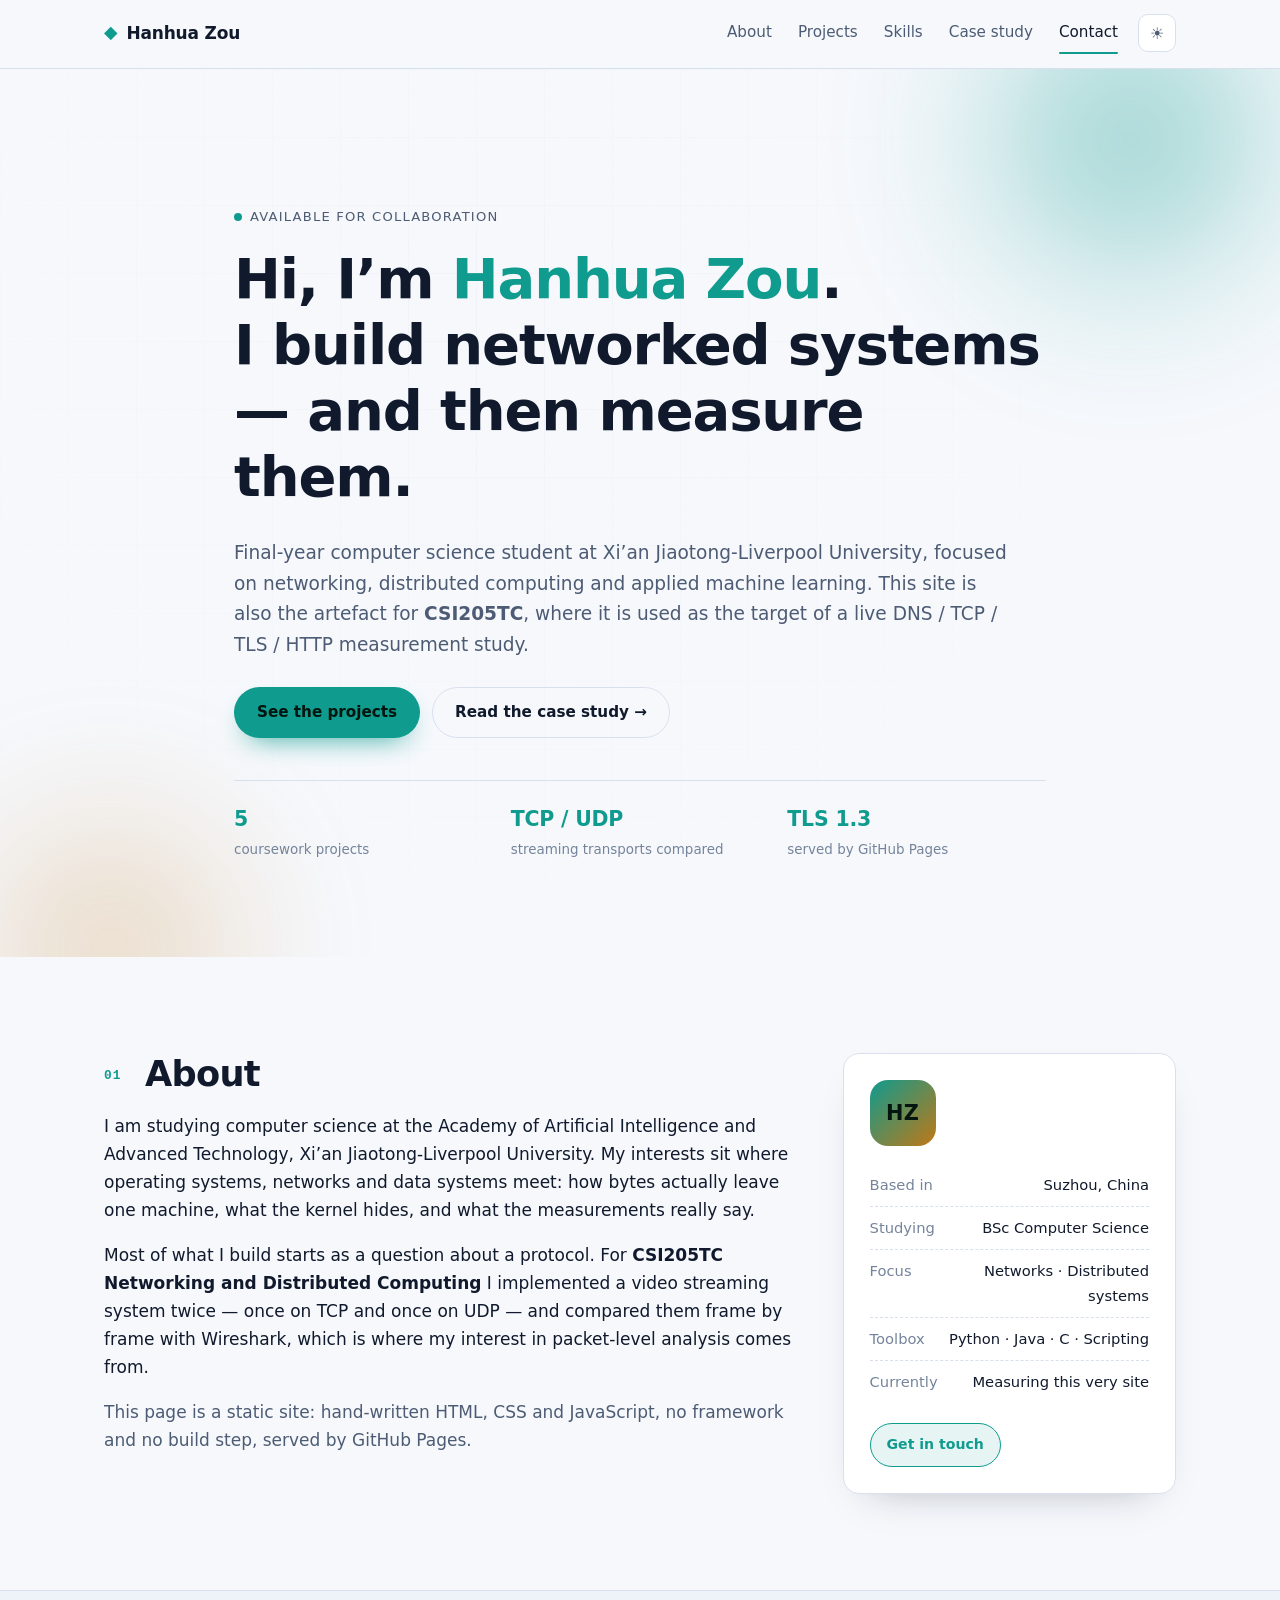
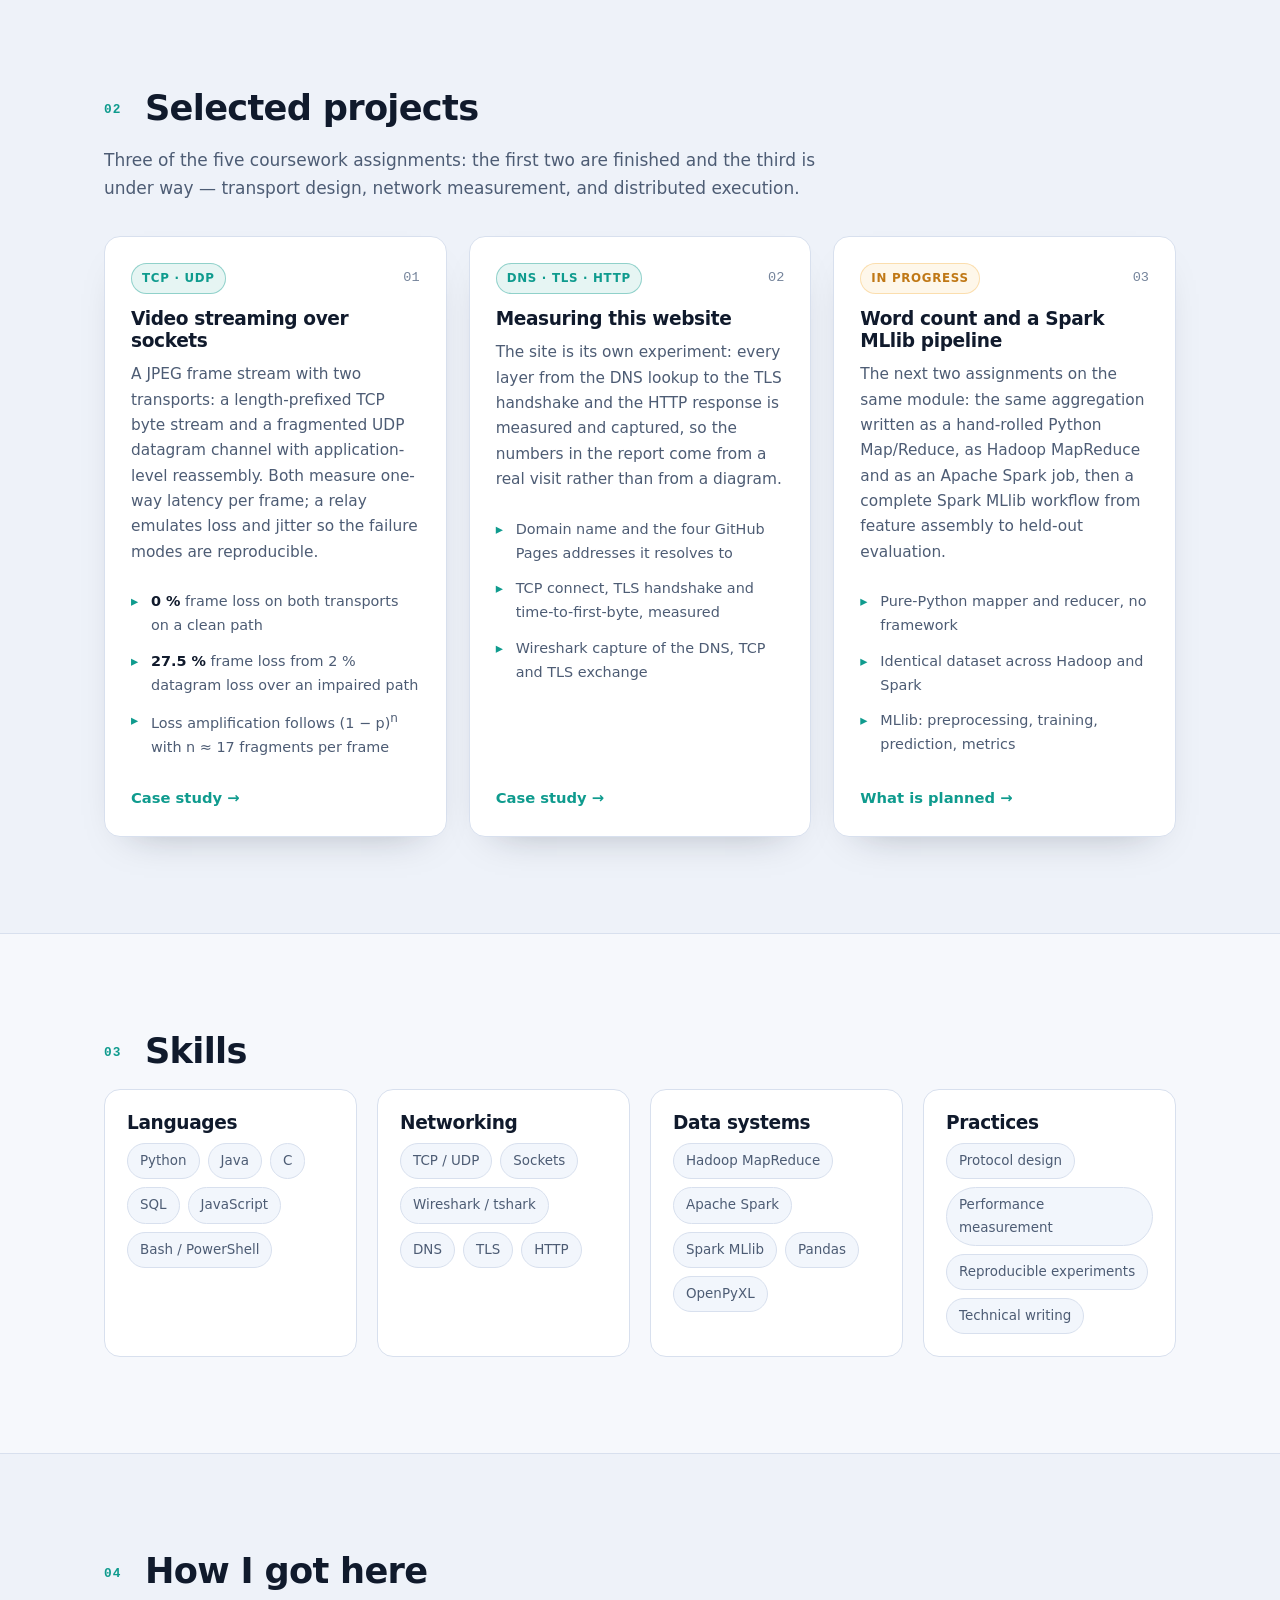
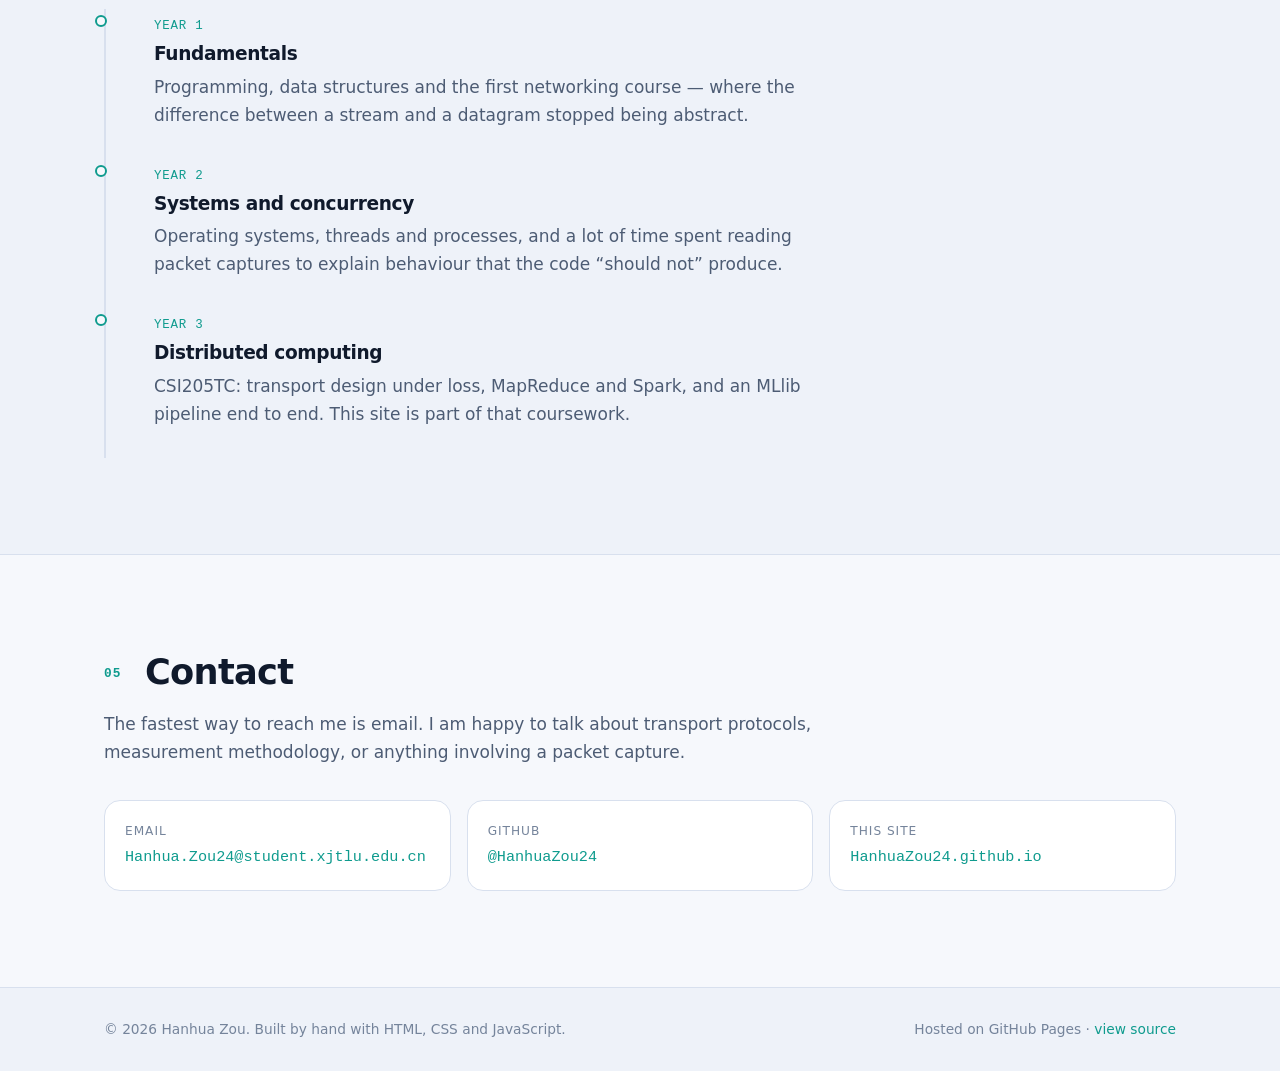
<file: index.html>
<!DOCTYPE html>
<html lang="en" data-theme="dark">
<head>
<meta charset="utf-8">
<meta name="viewport" content="width=device-width, initial-scale=1">
<title>Hanhua Zou — Personal Portfolio</title>
<meta name="description" content="Personal portfolio of Hanhua Zou, a computer science student at Xi'an Jiaotong-Liverpool University. Projects in networking, distributed computing and machine learning.">
<meta name="author" content="Hanhua Zou">
<meta name="keywords" content="Hanhua Zou, portfolio, XJTLU, computer science, networking, distributed computing">
<link rel="canonical" href="https://hanhuazou24.github.io/">

<!-- Open Graph / social preview -->
<meta property="og:type" content="website">
<meta property="og:title" content="Hanhua Zou — Personal Portfolio">
<meta property="og:description" content="Networking, distributed computing and machine learning projects.">
<meta property="og:url" content="https://hanhuazou24.github.io/">
<meta name="twitter:card" content="summary_large_image">

<link rel="icon" href="data:image/svg+xml,%3Csvg xmlns='http://www.w3.org/2000/svg' viewBox='0 0 64 64'%3E%3Crect width='64' height='64' rx='14' fill='%230f172a'/%3E%3Cpath d='M18 44V20h6l16 15V20h6v24h-6L24 29v15z' fill='%2338d6c8'/%3E%3C/svg%3E">
<link rel="preload" href="assets/css/style.css" as="style">
<link rel="stylesheet" href="assets/css/style.css">
<script src="assets/js/main.js" defer></script>
</head>
<body>
<a class="skip-link" href="#main">Skip to content</a>

<header class="site-header" id="top">
  <div class="container header-inner">
    <a class="brand" href="index.html" aria-label="Home">
      <span class="brand-mark" aria-hidden="true">◆</span>
      <span class="brand-text">Hanhua Zou</span>
    </a>

    <nav class="nav" id="nav" aria-label="Primary">
      <a href="#about">About</a>
      <a href="#projects">Projects</a>
      <a href="#skills">Skills</a>
      <a href="projects.html">Case study</a>
      <a href="#contact">Contact</a>
    </nav>

    <div class="header-actions">
      <button class="icon-btn" id="theme-toggle" type="button"
              aria-label="Switch colour theme" aria-pressed="true" title="Switch theme">
        <span class="theme-icon" aria-hidden="true">☾</span>
      </button>
      <button class="icon-btn burger" id="nav-toggle" type="button"
              aria-label="Open navigation" aria-expanded="false" aria-controls="nav">
        <span aria-hidden="true">≡</span>
      </button>
    </div>
  </div>
  <div class="progress" id="progress" aria-hidden="true"></div>
</header>

<main id="main">

  <!-- ============================ HERO ============================ -->
  <section class="hero" aria-labelledby="hero-title">
    <div class="hero-bg" aria-hidden="true">
      <span class="orb orb-a"></span>
      <span class="orb orb-b"></span>
      <span class="grid"></span>
    </div>
    <div class="container hero-inner">
      <p class="eyebrow"><span class="dot" aria-hidden="true"></span> Available for collaboration</p>
      <h1 id="hero-title">
        Hi, I’m <span class="accent">Hanhua Zou</span>.<br>
        I build networked systems — and then measure them.
      </h1>
      <p class="lede">
        Final-year computer science student at Xi’an Jiaotong-Liverpool University,
        focused on networking, distributed computing and applied machine learning.
        This site is also the artefact for <strong>CSI205TC</strong>, where it is used as the
        target of a live DNS / TCP / TLS / HTTP measurement study.
      </p>
      <div class="cta-row">
        <a class="btn btn-primary" href="#projects">See the projects</a>
        <a class="btn btn-ghost" href="projects.html">Read the case study →</a>
      </div>
      <ul class="stats" role="list">
        <li><strong>5</strong><span>coursework projects</span></li>
        <li><strong>TCP / UDP</strong><span>streaming transports compared</span></li>
        <li><strong>TLS 1.3</strong><span>served by GitHub Pages</span></li>
      </ul>
    </div>
  </section>

  <!-- ============================ ABOUT ============================ -->
  <section class="section" id="about" aria-labelledby="about-title">
    <div class="container two-col">
      <div class="reveal">
        <h2 id="about-title"><span class="section-no">01</span> About</h2>
        <p>
          I am studying computer science at the Academy of Artificial Intelligence and
          Advanced Technology, Xi’an Jiaotong-Liverpool University. My interests sit where
          operating systems, networks and data systems meet: how bytes actually leave one
          machine, what the kernel hides, and what the measurements really say.
        </p>
        <p>
          Most of what I build starts as a question about a protocol. For
          <strong>CSI205TC Networking and Distributed Computing</strong> I implemented a video
          streaming system twice — once on TCP and once on UDP — and compared them frame by
          frame with Wireshark, which is where my interest in packet-level analysis comes from.
        </p>
        <p class="muted">
          This page is a static site: hand-written HTML, CSS and JavaScript, no framework and
          no build step, served by GitHub Pages.
        </p>
      </div>

      <aside class="card profile reveal" aria-label="Quick facts">
        <div class="avatar" aria-hidden="true">HZ</div>
        <dl class="facts">
          <div><dt>Based in</dt><dd>Suzhou, China</dd></div>
          <div><dt>Studying</dt><dd>BSc Computer Science</dd></div>
          <div><dt>Focus</dt><dd>Networks · Distributed systems</dd></div>
          <div><dt>Toolbox</dt><dd>Python · Java · C · Scripting</dd></div>
          <div><dt>Currently</dt><dd>Measuring this very site</dd></div>
        </dl>
        <a class="btn btn-small" href="#contact">Get in touch</a>
      </aside>
    </div>
  </section>

  <!-- ============================ PROJECTS ============================ -->
  <section class="section alt" id="projects" aria-labelledby="projects-title">
    <div class="container">
      <h2 id="projects-title"><span class="section-no">02</span> Selected projects</h2>
      <p class="section-lede">
        Three of the five coursework assignments: the first two are finished and the third is
        under way — transport design, network measurement, and distributed execution.
      </p>

      <div class="cards">
        <article class="card project reveal">
          <div class="project-top">
            <span class="tag tag-tcp">TCP · UDP</span>
            <span class="project-no">01</span>
          </div>
          <h3>Video streaming over sockets</h3>
          <p>
            A JPEG frame stream with two transports: a length-prefixed TCP byte stream and a
            fragmented UDP datagram channel with application-level reassembly. Both measure
            one-way latency per frame; a relay emulates loss and jitter so the failure modes
            are reproducible.
          </p>
          <ul class="result-list">
            <li><strong>0 %</strong> frame loss on both transports on a clean path</li>
            <li><strong>27.5 %</strong> frame loss from 2 % datagram loss over an impaired path</li>
            <li>Loss amplification follows (1&nbsp;−&nbsp;p)<sup>n</sup> with n ≈ 17 fragments per frame</li>
          </ul>
          <a class="link-arrow" href="projects.html#streaming">Case study →</a>
        </article>

        <article class="card project reveal">
          <div class="project-top">
            <span class="tag tag-tcp">DNS · TLS · HTTP</span>
            <span class="project-no">02</span>
          </div>
          <h3>Measuring this website</h3>
          <p>
            The site is its own experiment: every layer from the DNS lookup to the TLS
            handshake and the HTTP response is measured and captured, so the numbers in the
            report come from a real visit rather than from a diagram.
          </p>
          <ul class="result-list">
            <li>Domain name and the four GitHub Pages addresses it resolves to</li>
            <li>TCP connect, TLS handshake and time-to-first-byte, measured</li>
            <li>Wireshark capture of the DNS, TCP and TLS exchange</li>
          </ul>
          <a class="link-arrow" href="projects.html#website">Case study →</a>
        </article>

        <article class="card project reveal">
          <div class="project-top">
            <span class="tag tag-ml">In progress</span>
            <span class="project-no">03</span>
          </div>
          <h3>Word count and a Spark MLlib pipeline</h3>
          <p>
            The next two assignments on the same module: the same aggregation written as a
            hand-rolled Python Map/Reduce, as Hadoop MapReduce and as an Apache Spark job, then
            a complete Spark MLlib workflow from feature assembly to held-out evaluation.
          </p>
          <ul class="result-list">
            <li>Pure-Python mapper and reducer, no framework</li>
            <li>Identical dataset across Hadoop and Spark</li>
            <li>MLlib: preprocessing, training, prediction, metrics</li>
          </ul>
          <a class="link-arrow" href="projects.html#mapreduce">What is planned →</a>
        </article>
      </div>
    </div>
  </section>

  <!-- ============================ SKILLS ============================ -->
  <section class="section" id="skills" aria-labelledby="skills-title">
    <div class="container">
      <h2 id="skills-title"><span class="section-no">03</span> Skills</h2>
      <div class="skills-grid">
        <div class="skill-block reveal">
          <h3>Languages</h3>
          <ul class="chips" role="list">
            <li>Python</li><li>Java</li><li>C</li><li>SQL</li><li>JavaScript</li><li>Bash / PowerShell</li>
          </ul>
        </div>
        <div class="skill-block reveal">
          <h3>Networking</h3>
          <ul class="chips" role="list">
            <li>TCP / UDP</li><li>Sockets</li><li>Wireshark / tshark</li><li>DNS</li><li>TLS</li><li>HTTP</li>
          </ul>
        </div>
        <div class="skill-block reveal">
          <h3>Data systems</h3>
          <ul class="chips" role="list">
            <li>Hadoop MapReduce</li><li>Apache Spark</li><li>Spark MLlib</li><li>Pandas</li><li>OpenPyXL</li>
          </ul>
        </div>
        <div class="skill-block reveal">
          <h3>Practices</h3>
          <ul class="chips" role="list">
            <li>Protocol design</li><li>Performance measurement</li><li>Reproducible experiments</li><li>Technical writing</li>
          </ul>
        </div>
      </div>
    </div>
  </section>

  <!-- ============================ TIMELINE ============================ -->
  <section class="section alt" id="timeline" aria-labelledby="timeline-title">
    <div class="container">
      <h2 id="timeline-title"><span class="section-no">04</span> How I got here</h2>
      <ol class="timeline">
        <li class="reveal">
          <span class="time">Year 1</span>
          <div>
            <h3>Fundamentals</h3>
            <p>Programming, data structures and the first networking course — where the
               difference between a stream and a datagram stopped being abstract.</p>
          </div>
        </li>
        <li class="reveal">
          <span class="time">Year 2</span>
          <div>
            <h3>Systems and concurrency</h3>
            <p>Operating systems, threads and processes, and a lot of time spent reading
               packet captures to explain behaviour that the code “should not” produce.</p>
          </div>
        </li>
        <li class="reveal">
          <span class="time">Year 3</span>
          <div>
            <h3>Distributed computing</h3>
            <p>CSI205TC: transport design under loss, MapReduce and Spark, and an MLlib
               pipeline end to end. This site is part of that coursework.</p>
          </div>
        </li>
      </ol>
    </div>
  </section>

  <!-- ============================ CONTACT ============================ -->
  <section class="section" id="contact" aria-labelledby="contact-title">
    <div class="container contact">
      <h2 id="contact-title"><span class="section-no">05</span> Contact</h2>
      <p class="section-lede">
        The fastest way to reach me is email. I am happy to talk about transport protocols,
        measurement methodology, or anything involving a packet capture.
      </p>
      <div class="contact-grid">
        <a class="contact-card" href="mailto:Hanhua.Zou24@student.xjtlu.edu.cn">
          <span class="contact-label">Email</span>
          <span class="contact-value">Hanhua.Zou24@student.xjtlu.edu.cn</span>
        </a>
        <a class="contact-card" href="https://github.com/HanhuaZou24" rel="noopener">
          <span class="contact-label">GitHub</span>
          <span class="contact-value">@HanhuaZou24</span>
        </a>
        <a class="contact-card" href="https://hanhuazou24.github.io/" rel="noopener">
          <span class="contact-label">This site</span>
          <span class="contact-value">HanhuaZou24.github.io</span>
        </a>
      </div>
    </div>
  </section>

</main>

<footer class="site-footer">
  <div class="container footer-inner">
    <p>© <span id="year">2026</span> Hanhua Zou. Built by hand with HTML, CSS and JavaScript.</p>
    <p class="muted">
      Hosted on GitHub Pages ·
      <a href="https://github.com/HanhuaZou24/HanhuaZou24.github.io" rel="noopener">view source</a>
    </p>
  </div>
</footer>
</body>
</html>
</file>
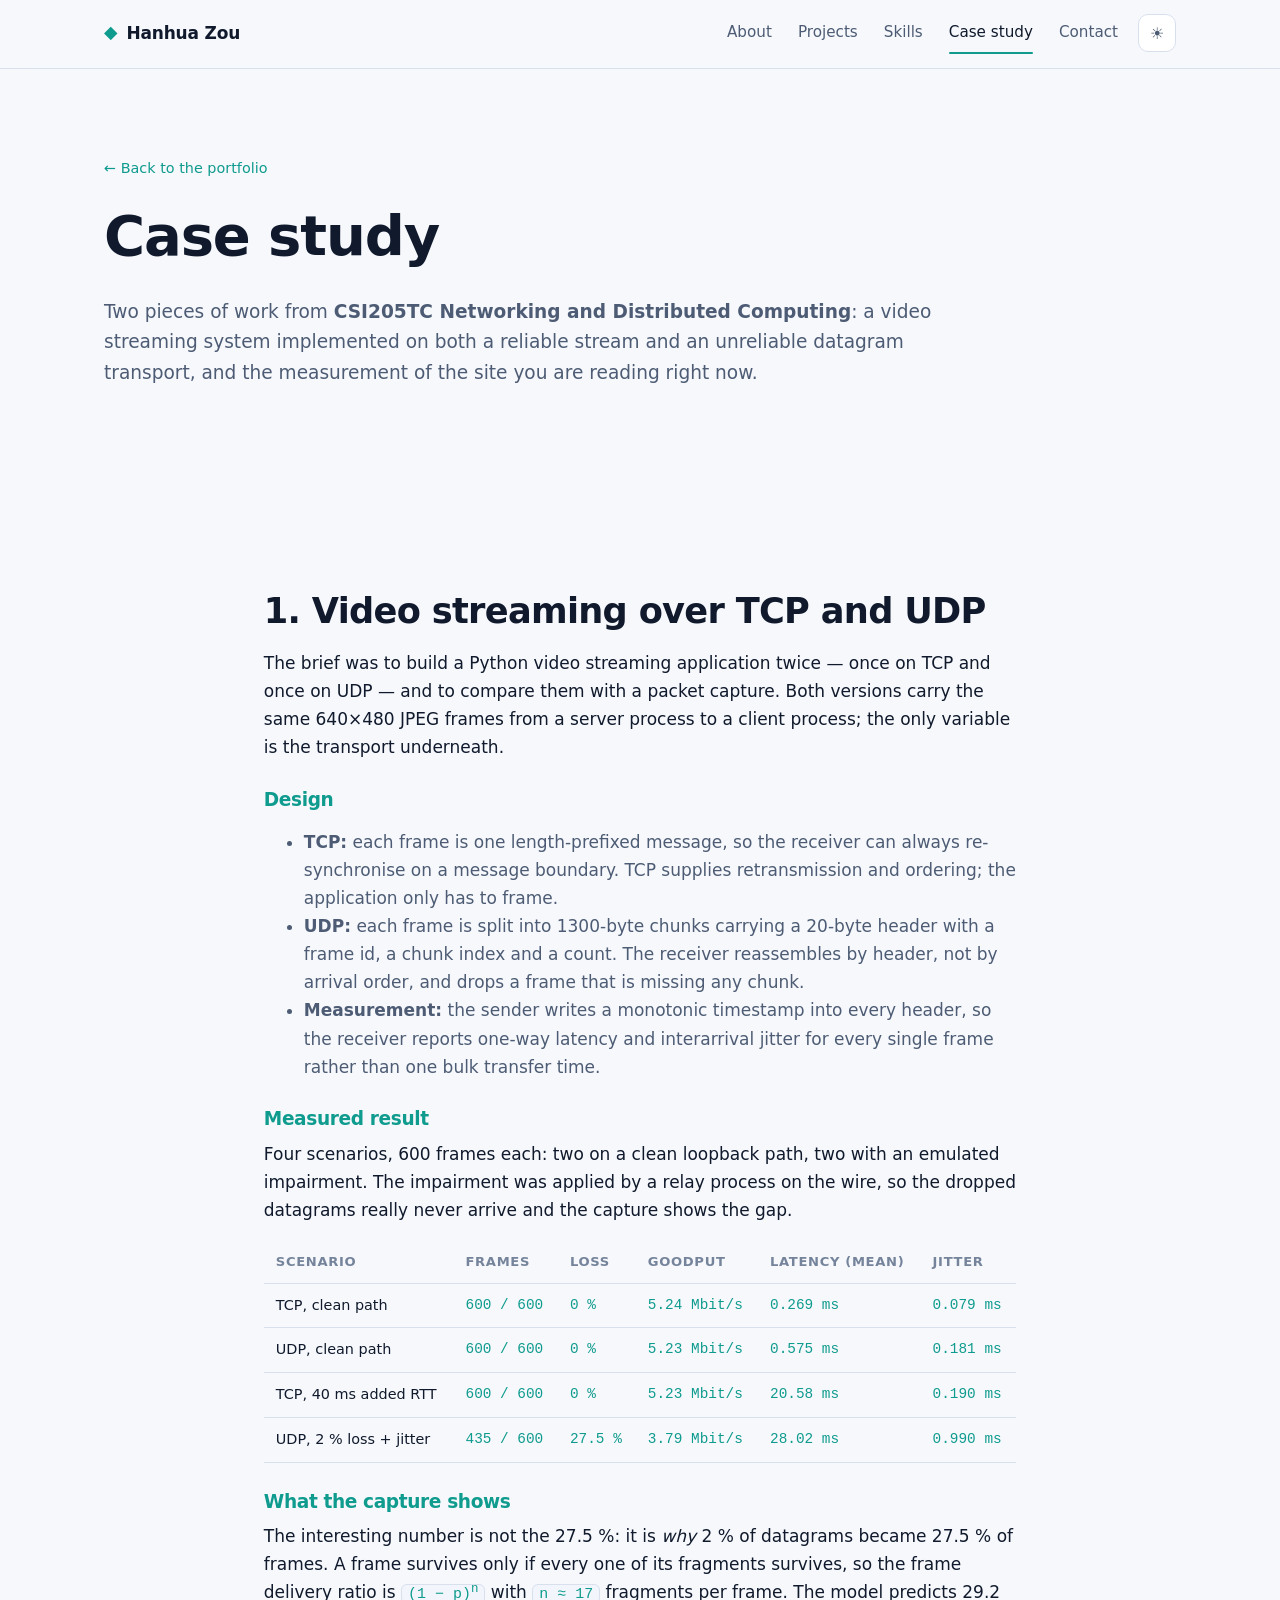
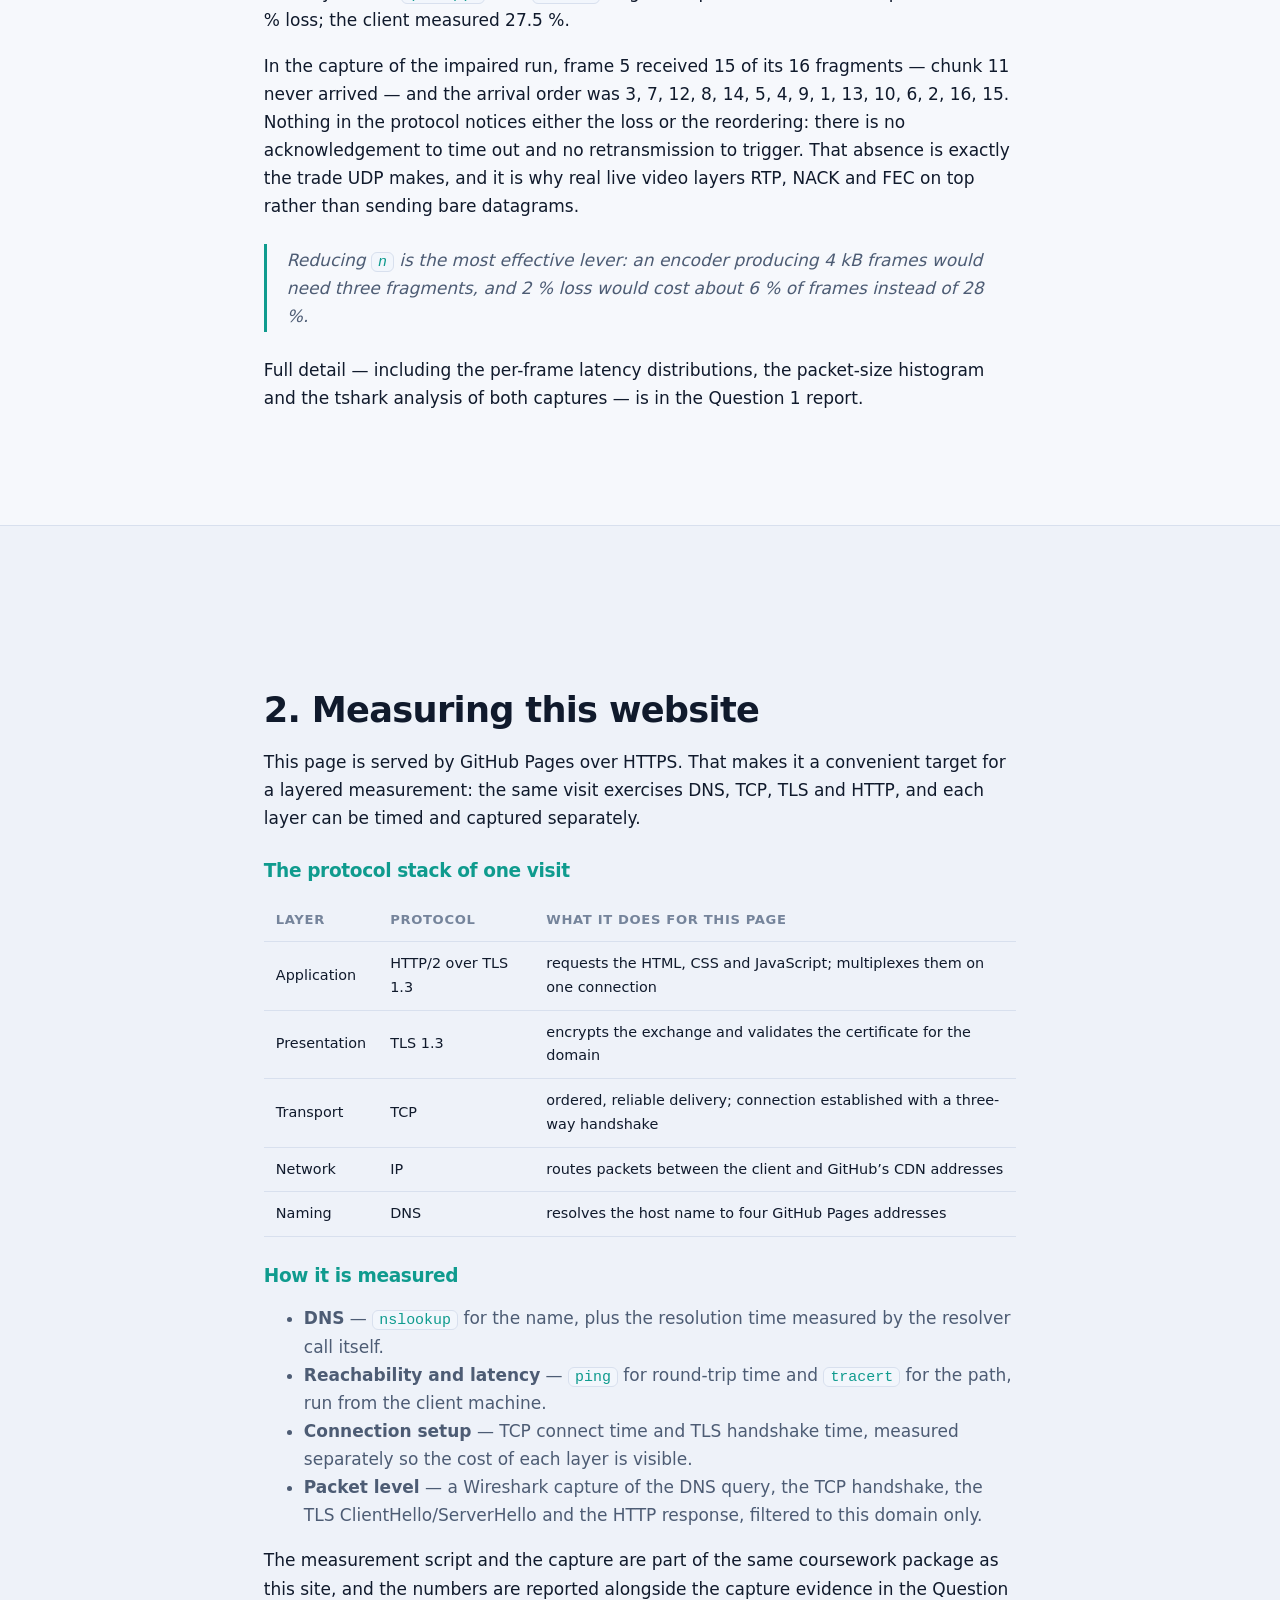
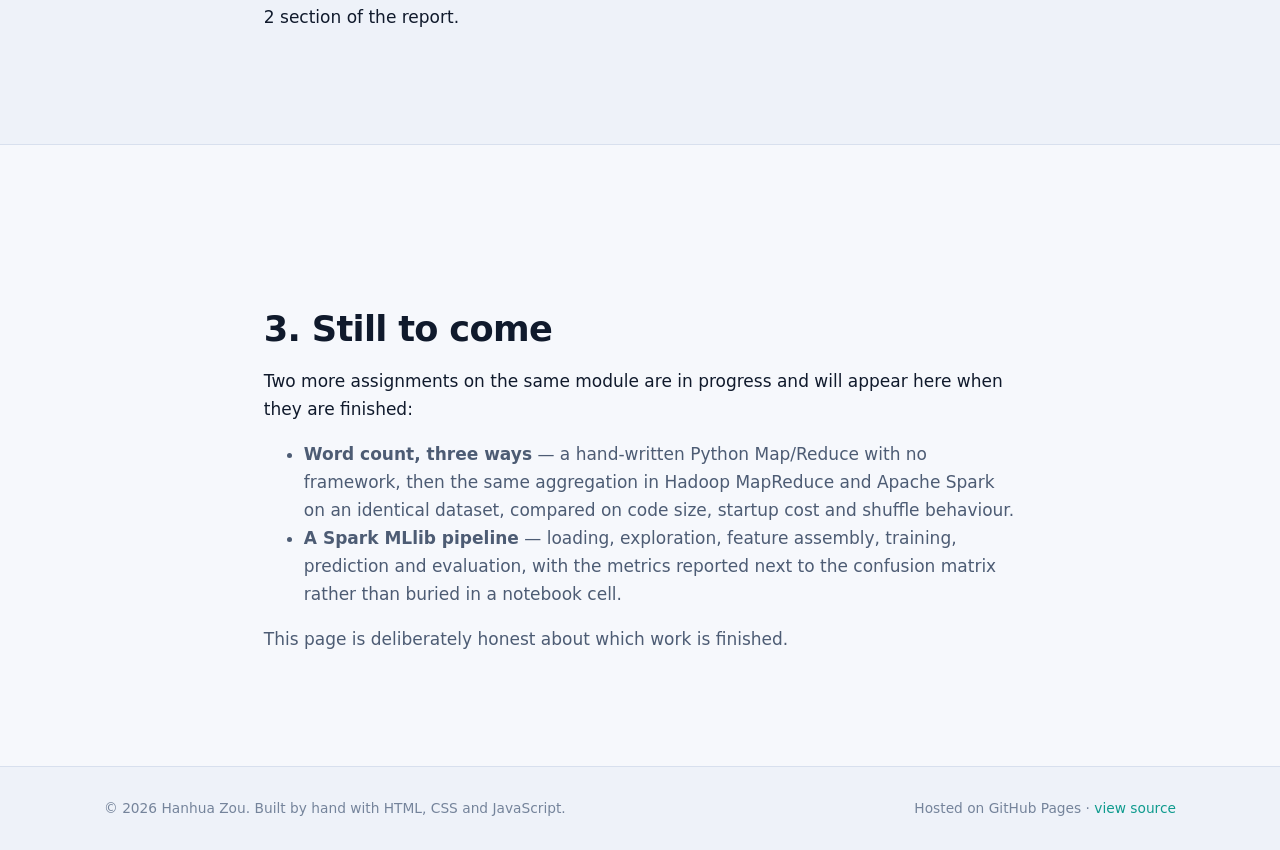
<file: projects.html>
<!DOCTYPE html>
<html lang="en" data-theme="dark">
<head>
<meta charset="utf-8">
<meta name="viewport" content="width=device-width, initial-scale=1">
<title>Case study — Hanhua Zou</title>
<meta name="description" content="Case study: video streaming over TCP and UDP with per-frame measurement, and how this GitHub Pages site is measured end to end.">
<link rel="canonical" href="https://hanhuazou24.github.io/projects.html">
<link rel="icon" href="data:image/svg+xml,%3Csvg xmlns='http://www.w3.org/2000/svg' viewBox='0 0 64 64'%3E%3Crect width='64' height='64' rx='14' fill='%230f172a'/%3E%3Cpath d='M18 44V20h6l16 15V20h6v24h-6L24 29v15z' fill='%2338d6c8'/%3E%3C/svg%3E">
<link rel="stylesheet" href="assets/css/style.css">
<script src="assets/js/main.js" defer></script>
</head>
<body>
<a class="skip-link" href="#main">Skip to content</a>

<header class="site-header" id="top">
  <div class="container header-inner">
    <a class="brand" href="index.html" aria-label="Home">
      <span class="brand-mark" aria-hidden="true">◆</span>
      <span class="brand-text">Hanhua Zou</span>
    </a>
    <nav class="nav" id="nav" aria-label="Primary">
      <a href="index.html#about">About</a>
      <a href="index.html#projects">Projects</a>
      <a href="index.html#skills">Skills</a>
      <a href="projects.html" aria-current="true">Case study</a>
      <a href="index.html#contact">Contact</a>
    </nav>
    <div class="header-actions">
      <button class="icon-btn" id="theme-toggle" type="button"
              aria-label="Switch colour theme" aria-pressed="true" title="Switch theme">
        <span class="theme-icon" aria-hidden="true">☾</span>
      </button>
      <button class="icon-btn burger" id="nav-toggle" type="button"
              aria-label="Open navigation" aria-expanded="false" aria-controls="nav">
        <span aria-hidden="true">≡</span>
      </button>
    </div>
  </div>
  <div class="progress" id="progress" aria-hidden="true"></div>
</header>

<main id="main">
  <section class="page-head">
    <div class="container">
      <a class="back-link" href="index.html">← Back to the portfolio</a>
      <h1>Case study</h1>
      <p class="lede">
        Two pieces of work from <strong>CSI205TC Networking and Distributed Computing</strong>:
        a video streaming system implemented on both a reliable stream and an unreliable
        datagram transport, and the measurement of the site you are reading right now.
      </p>
    </div>
  </section>

  <section class="section" id="streaming">
    <div class="container prose">
      <h2>1. Video streaming over TCP and UDP</h2>
      <p>
        The brief was to build a Python video streaming application twice — once on TCP and
        once on UDP — and to compare them with a packet capture. Both versions carry the same
        640×480 JPEG frames from a server process to a client process; the only variable is the
        transport underneath.
      </p>

      <h3>Design</h3>
      <ul>
        <li><strong>TCP:</strong> each frame is one length-prefixed message, so the receiver can
          always re-synchronise on a message boundary. TCP supplies retransmission and ordering;
          the application only has to frame.</li>
        <li><strong>UDP:</strong> each frame is split into 1300-byte chunks carrying a 20-byte
          header with a frame id, a chunk index and a count. The receiver reassembles by header,
          not by arrival order, and drops a frame that is missing any chunk.</li>
        <li><strong>Measurement:</strong> the sender writes a monotonic timestamp into every
          header, so the receiver reports one-way latency and interarrival jitter for every
          single frame rather than one bulk transfer time.</li>
      </ul>

      <h3>Measured result</h3>
      <p>
        Four scenarios, 600 frames each: two on a clean loopback path, two with an emulated
        impairment. The impairment was applied by a relay process on the wire, so the dropped
        datagrams really never arrive and the capture shows the gap.
      </p>

      <table>
        <thead>
          <tr>
            <th>Scenario</th><th>Frames</th><th>Loss</th><th>Goodput</th>
            <th>Latency (mean)</th><th>Jitter</th>
          </tr>
        </thead>
        <tbody>
          <tr><td>TCP, clean path</td><td class="num">600 / 600</td><td class="num">0 %</td>
              <td class="num">5.24 Mbit/s</td><td class="num">0.269 ms</td><td class="num">0.079 ms</td></tr>
          <tr><td>UDP, clean path</td><td class="num">600 / 600</td><td class="num">0 %</td>
              <td class="num">5.23 Mbit/s</td><td class="num">0.575 ms</td><td class="num">0.181 ms</td></tr>
          <tr><td>TCP, 40 ms added RTT</td><td class="num">600 / 600</td><td class="num">0 %</td>
              <td class="num">5.23 Mbit/s</td><td class="num">20.58 ms</td><td class="num">0.190 ms</td></tr>
          <tr><td>UDP, 2 % loss + jitter</td><td class="num">435 / 600</td><td class="num">27.5 %</td>
              <td class="num">3.79 Mbit/s</td><td class="num">28.02 ms</td><td class="num">0.990 ms</td></tr>
        </tbody>
      </table>

      <h3>What the capture shows</h3>
      <p>
        The interesting number is not the 27.5 %: it is <em>why</em> 2 % of datagrams became
        27.5 % of frames. A frame survives only if every one of its fragments survives, so the
        frame delivery ratio is <code>(1 − p)<sup>n</sup></code> with <code>n ≈ 17</code>
        fragments per frame. The model predicts 29.2 % loss; the client measured 27.5 %.
      </p>
      <p>
        In the capture of the impaired run, frame&nbsp;5 received 15 of its 16 fragments —
        chunk 11 never arrived — and the arrival order was 3, 7, 12, 8, 14, 5, 4, 9, 1, 13,
        10, 6, 2, 16, 15. Nothing in the protocol notices either the loss or the reordering:
        there is no acknowledgement to time out and no retransmission to trigger. That absence
        is exactly the trade UDP makes, and it is why real live video layers RTP, NACK and FEC
        on top rather than sending bare datagrams.
      </p>

      <blockquote>
        Reducing <code>n</code> is the most effective lever: an encoder producing 4 kB frames
        would need three fragments, and 2 % loss would cost about 6 % of frames instead of 28 %.
      </blockquote>

      <p>
        Full detail — including the per-frame latency distributions, the packet-size histogram
        and the tshark analysis of both captures — is in the Question 1 report.
      </p>
    </div>
  </section>

  <section class="section alt" id="website">
    <div class="container prose">
      <h2>2. Measuring this website</h2>
      <p>
        This page is served by GitHub Pages over HTTPS. That makes it a convenient target for a
        layered measurement: the same visit exercises DNS, TCP, TLS and HTTP, and each layer can
        be timed and captured separately.
      </p>

      <h3>The protocol stack of one visit</h3>
      <table>
        <thead>
          <tr><th>Layer</th><th>Protocol</th><th>What it does for this page</th></tr>
        </thead>
        <tbody>
          <tr><td>Application</td><td>HTTP/2 over TLS 1.3</td>
              <td>requests the HTML, CSS and JavaScript; multiplexes them on one connection</td></tr>
          <tr><td>Presentation</td><td>TLS 1.3</td>
              <td>encrypts the exchange and validates the certificate for the domain</td></tr>
          <tr><td>Transport</td><td>TCP</td>
              <td>ordered, reliable delivery; connection established with a three-way handshake</td></tr>
          <tr><td>Network</td><td>IP</td>
              <td>routes packets between the client and GitHub’s CDN addresses</td></tr>
          <tr><td>Naming</td><td>DNS</td>
              <td>resolves the host name to four GitHub Pages addresses</td></tr>
        </tbody>
      </table>

      <h3>How it is measured</h3>
      <ul>
        <li><strong>DNS</strong> — <code>nslookup</code> for the name, plus the resolution time
          measured by the resolver call itself.</li>
        <li><strong>Reachability and latency</strong> — <code>ping</code> for round-trip time and
          <code>tracert</code> for the path, run from the client machine.</li>
        <li><strong>Connection setup</strong> — TCP connect time and TLS handshake time, measured
          separately so the cost of each layer is visible.</li>
        <li><strong>Packet level</strong> — a Wireshark capture of the DNS query, the TCP
          handshake, the TLS ClientHello/ServerHello and the HTTP response, filtered to this
          domain only.</li>
      </ul>

      <p>
        The measurement script and the capture are part of the same coursework package as this
        site, and the numbers are reported alongside the capture evidence in the Question 2
        section of the report.
      </p>
    </div>
  </section>

  <section class="section" id="mapreduce">
    <div class="container prose">
      <h2>3. Still to come</h2>
      <p>
        Two more assignments on the same module are in progress and will appear here when they
        are finished:
      </p>
      <ul>
        <li><strong>Word count, three ways</strong> — a hand-written Python Map/Reduce with no
          framework, then the same aggregation in Hadoop MapReduce and Apache Spark on an
          identical dataset, compared on code size, startup cost and shuffle behaviour.</li>
        <li><strong>A Spark MLlib pipeline</strong> — loading, exploration, feature assembly,
          training, prediction and evaluation, with the metrics reported next to the confusion
          matrix rather than buried in a notebook cell.</li>
      </ul>
      <p class="muted">This page is deliberately honest about which work is finished.</p>
    </div>
  </section>
</main>

<footer class="site-footer">
  <div class="container footer-inner">
    <p>© <span id="year">2026</span> Hanhua Zou. Built by hand with HTML, CSS and JavaScript.</p>
    <p class="muted">
      Hosted on GitHub Pages ·
      <a href="https://github.com/HanhuaZou24/HanhuaZou24.github.io" rel="noopener">view source</a>
    </p>
  </div>
</footer>
</body>
</html>
</file>
<file: assets/css/style.css>
/* ==========================================================================
   Your Name — personal site
   Hand-written CSS. No framework, no build step.
   Theme is driven by [data-theme] on <html>; the toggle in main.js swaps it.
   ========================================================================== */

/* ---------- design tokens ---------- */
:root {
  --bg:            #0b1120;
  --bg-alt:        #0f172a;
  --surface:       #131e33;
  --surface-2:     #182741;
  --border:        #24344f;
  --text:          #e8eefb;
  --text-muted:    #9aa9c2;
  --text-dim:      #6f7f9b;
  --accent:        #38d6c8;
  --accent-2:      #f7b955;
  --accent-soft:   rgba(56, 214, 200, 0.12);
  --shadow:        0 18px 40px -24px rgba(0, 0, 0, 0.9);
  --radius:        16px;
  --radius-sm:     10px;
  --maxw:          1120px;
  --font:          "Segoe UI", system-ui, -apple-system, "Helvetica Neue", Arial, sans-serif;
  --mono:          "Cascadia Code", "SF Mono", Consolas, "Courier New", monospace;
}

html[data-theme="light"] {
  --bg:            #f6f8fc;
  --bg-alt:        #eef2f9;
  --surface:       #ffffff;
  --surface-2:     #f2f6fc;
  --border:        #d8e0ee;
  --text:          #101a2c;
  --text-muted:    #4d5c74;
  --text-dim:      #75849b;
  --accent:        #0f9b8e;
  --accent-2:      #c07816;
  --accent-soft:   rgba(15, 155, 142, 0.10);
  --shadow:        0 18px 40px -26px rgba(16, 26, 44, 0.35);
}

/* ---------- reset-ish ---------- */
*, *::before, *::after { box-sizing: border-box; }

html { scroll-behavior: smooth; }

body {
  margin: 0;
  background: var(--bg);
  color: var(--text);
  font-family: var(--font);
  font-size: 17px;
  line-height: 1.65;
  -webkit-font-smoothing: antialiased;
  overflow-x: hidden;
}

h1, h2, h3 { line-height: 1.18; letter-spacing: -0.02em; margin: 0 0 .5em; }
h1 { font-size: clamp(2.1rem, 5vw, 3.5rem); font-weight: 700; }
h2 { font-size: clamp(1.6rem, 3vw, 2.2rem); font-weight: 700; }
h3 { font-size: 1.16rem; font-weight: 650; }

p { margin: 0 0 1em; }
a { color: var(--accent); text-decoration: none; }
a:hover { text-decoration: underline; text-underline-offset: 3px; }

img, svg { max-width: 100%; display: block; }

.container { width: 100%; max-width: var(--maxw); margin-inline: auto; padding-inline: 24px; }
.muted { color: var(--text-muted); }
.accent { color: var(--accent); }

.skip-link {
  position: absolute; left: -9999px; top: 0; z-index: 100;
  background: var(--accent); color: #04140f; padding: 10px 16px; border-radius: 0 0 8px 0;
}
.skip-link:focus { left: 0; }

:focus-visible {
  outline: 2px solid var(--accent);
  outline-offset: 3px;
  border-radius: 6px;
}

/* ---------- header ---------- */
.site-header {
  position: sticky; top: 0; z-index: 50;
  background: color-mix(in srgb, var(--bg) 82%, transparent);
  backdrop-filter: blur(14px);
  border-bottom: 1px solid var(--border);
}
.header-inner {
  display: flex; align-items: center; gap: 20px;
  min-height: 66px;
}
.brand {
  display: inline-flex; align-items: center; gap: 9px;
  color: var(--text); font-weight: 700; letter-spacing: -0.01em;
  text-decoration: none; white-space: nowrap;
}
.brand-mark { color: var(--accent); font-size: 1.1rem; }
.brand:hover { text-decoration: none; }

.nav { display: flex; gap: 26px; margin-left: auto; }
.nav a {
  color: var(--text-muted); font-size: .95rem; font-weight: 500;
  padding: 6px 0; position: relative;
}
.nav a:hover, .nav a[aria-current="true"] { color: var(--text); text-decoration: none; }
.nav a[aria-current="true"]::after {
  content: ""; position: absolute; left: 0; right: 0; bottom: -2px;
  height: 2px; background: var(--accent); border-radius: 2px;
}

.header-actions { display: flex; gap: 8px; align-items: center; }
.icon-btn {
  display: grid; place-items: center;
  width: 38px; height: 38px;
  background: var(--surface); color: var(--text-muted);
  border: 1px solid var(--border); border-radius: 10px;
  font-size: 1rem; cursor: pointer;
  transition: color .18s, border-color .18s, transform .18s;
}
.icon-btn:hover { color: var(--accent); border-color: var(--accent); transform: translateY(-1px); }
.burger { display: none; }

.progress {
  height: 2px; width: 0%;
  background: linear-gradient(90deg, var(--accent), var(--accent-2));
  transition: width .08s linear;
}

/* ---------- hero ---------- */
.hero { position: relative; overflow: hidden; padding: clamp(64px, 11vw, 132px) 0 clamp(48px, 8vw, 96px); }
.hero-inner { position: relative; z-index: 1; max-width: 860px; }
.hero-bg { position: absolute; inset: 0; pointer-events: none; }
.orb {
  position: absolute; border-radius: 50%; filter: blur(70px); opacity: .5;
  animation: float 16s ease-in-out infinite;
}
.orb-a { width: 420px; height: 420px; top: -140px; right: -60px;
         background: radial-gradient(circle, var(--accent), transparent 68%); }
.orb-b { width: 380px; height: 380px; bottom: -180px; left: -80px; animation-delay: -7s;
         background: radial-gradient(circle, var(--accent-2), transparent 68%); opacity: .32; }
.grid {
  position: absolute; inset: 0; opacity: .5;
  background-image:
    linear-gradient(to right, var(--border) 1px, transparent 1px),
    linear-gradient(to bottom, var(--border) 1px, transparent 1px);
  background-size: 68px 68px;
  mask-image: radial-gradient(circle at 40% 30%, #000 10%, transparent 72%);
  -webkit-mask-image: radial-gradient(circle at 40% 30%, #000 10%, transparent 72%);
  opacity: .18;
}

@keyframes float {
  0%, 100% { transform: translate3d(0, 0, 0) scale(1); }
  50%      { transform: translate3d(-24px, 26px, 0) scale(1.06); }
}

.eyebrow {
  display: inline-flex; align-items: center; gap: 8px;
  font-size: .82rem; letter-spacing: .09em; text-transform: uppercase;
  color: var(--text-muted); margin-bottom: 18px;
}
.dot {
  width: 8px; height: 8px; border-radius: 50%; background: var(--accent);
  box-shadow: 0 0 0 0 var(--accent-soft); animation: pulse 2.4s infinite;
}
@keyframes pulse {
  0%   { box-shadow: 0 0 0 0 rgba(56, 214, 200, .45); }
  70%  { box-shadow: 0 0 0 12px rgba(56, 214, 200, 0); }
  100% { box-shadow: 0 0 0 0 rgba(56, 214, 200, 0); }
}

.lede { font-size: clamp(1.02rem, 1.5vw, 1.16rem); color: var(--text-muted); max-width: 66ch; }

.cta-row { display: flex; flex-wrap: wrap; gap: 12px; margin: 26px 0 42px; }
.btn {
  display: inline-flex; align-items: center; gap: 8px;
  padding: 12px 22px; border-radius: 999px;
  font-size: .95rem; font-weight: 600; text-decoration: none;
  border: 1px solid transparent; cursor: pointer;
  transition: transform .18s, box-shadow .18s, background .18s, border-color .18s;
}
.btn:hover { text-decoration: none; transform: translateY(-2px); }
.btn-primary { background: var(--accent); color: #04140f; box-shadow: 0 12px 28px -14px var(--accent); }
.btn-ghost { border-color: var(--border); color: var(--text); background: transparent; }
.btn-ghost:hover { border-color: var(--accent); color: var(--accent); }
.btn-small { padding: 9px 16px; font-size: .88rem; background: var(--accent-soft);
             color: var(--accent); border: 1px solid var(--accent); }

.stats {
  display: grid; grid-template-columns: repeat(3, minmax(0, 1fr));
  gap: 18px; list-style: none; margin: 0; padding: 22px 0 0;
  border-top: 1px solid var(--border);
}
.stats li { display: flex; flex-direction: column; gap: 2px; }
.stats strong { font-size: 1.28rem; color: var(--accent); letter-spacing: -0.01em; }
.stats span { font-size: .84rem; color: var(--text-dim); }

/* ---------- sections ---------- */
.section { padding: clamp(56px, 8vw, 96px) 0; }
.section.alt { background: var(--bg-alt); border-block: 1px solid var(--border); }
.section-no {
  font-family: var(--mono); font-size: .8rem; color: var(--accent);
  margin-right: 12px; letter-spacing: .08em; vertical-align: middle;
}
.section-lede { color: var(--text-muted); max-width: 68ch; margin-bottom: 34px; }

.two-col { display: grid; grid-template-columns: 1.35fr .65fr; gap: 46px; align-items: start; }

/* ---------- cards ---------- */
.card {
  background: var(--surface); border: 1px solid var(--border);
  border-radius: var(--radius); padding: 26px; box-shadow: var(--shadow);
}
.cards { display: grid; grid-template-columns: repeat(auto-fit, minmax(300px, 1fr)); gap: 22px; }

.project { display: flex; flex-direction: column; transition: transform .2s, border-color .2s; }
.project:hover { transform: translateY(-4px); border-color: var(--accent); }
.project-top { display: flex; justify-content: space-between; align-items: center; margin-bottom: 14px; }
.project-no { font-family: var(--mono); color: var(--text-dim); font-size: .85rem; }
.project p { color: var(--text-muted); font-size: .96rem; }
.project h3 { margin-bottom: .55em; }

.tag {
  font-size: .74rem; font-weight: 700; letter-spacing: .06em; text-transform: uppercase;
  padding: 5px 10px; border-radius: 999px;
  background: var(--accent-soft); color: var(--accent);
  border: 1px solid color-mix(in srgb, var(--accent) 40%, transparent);
}
.tag-mapreduce { background: rgba(122, 162, 247, .12); color: #7aa2f7; border-color: rgba(122,162,247,.4); }
.tag-ml        { background: rgba(247, 185, 85, .12); color: var(--accent-2); border-color: rgba(247,185,85,.4); }

.result-list {
  list-style: none; margin: 4px 0 20px; padding: 0;
  font-size: .9rem; color: var(--text-muted);
}
.result-list li { padding: 6px 0 6px 20px; position: relative; }
.result-list li::before {
  content: "▸"; position: absolute; left: 0; color: var(--accent);
}
.result-list strong { color: var(--text); }

.link-arrow { margin-top: auto; font-weight: 600; font-size: .92rem; }

/* ---------- profile card ---------- */
.profile { position: sticky; top: 92px; }
.avatar {
  width: 66px; height: 66px; border-radius: 18px; margin-bottom: 18px;
  display: grid; place-items: center;
  background: linear-gradient(135deg, var(--accent), var(--accent-2));
  color: #04140f; font-weight: 800; font-size: 1.3rem; letter-spacing: .02em;
}
.facts { margin: 0 0 20px; font-size: .92rem; }
.facts > div { display: flex; justify-content: space-between; gap: 12px; padding: 9px 0;
               border-bottom: 1px dashed var(--border); }
.facts > div:last-child { border-bottom: 0; }
.facts dt { color: var(--text-dim); }
.facts dd { margin: 0; text-align: right; color: var(--text); }

/* ---------- skills ---------- */
.skills-grid { display: grid; grid-template-columns: repeat(auto-fit, minmax(240px, 1fr)); gap: 20px; }
.skill-block {
  background: var(--surface); border: 1px solid var(--border);
  border-radius: var(--radius); padding: 22px;
}
.chips { list-style: none; display: flex; flex-wrap: wrap; gap: 8px; margin: 0; padding: 0; }
.chips li {
  font-size: .84rem; padding: 6px 12px; border-radius: 999px;
  background: var(--surface-2); border: 1px solid var(--border); color: var(--text-muted);
}

/* ---------- timeline ---------- */
.timeline { list-style: none; margin: 0; padding: 0 0 0 22px; border-left: 2px solid var(--border); }
.timeline li { position: relative; padding: 0 0 30px 26px; }
.timeline li::before {
  content: ""; position: absolute; left: -33px; top: 6px;
  width: 12px; height: 12px; border-radius: 50%;
  background: var(--bg); border: 2px solid var(--accent);
}
.timeline .time {
  font-family: var(--mono); font-size: .78rem; color: var(--accent);
  letter-spacing: .06em; text-transform: uppercase;
}
.timeline h3 { margin: 6px 0 .4em; }
.timeline p { color: var(--text-muted); margin: 0; max-width: 62ch; }

/* ---------- contact ---------- */
.contact-grid { display: grid; grid-template-columns: repeat(auto-fit, minmax(230px, 1fr)); gap: 16px; }
.contact-card {
  display: flex; flex-direction: column; gap: 4px;
  padding: 20px; border-radius: var(--radius);
  background: var(--surface); border: 1px solid var(--border);
  color: var(--text); transition: border-color .2s, transform .2s;
}
.contact-card:hover { border-color: var(--accent); transform: translateY(-3px); text-decoration: none; }
.contact-label { font-size: .76rem; text-transform: uppercase; letter-spacing: .08em; color: var(--text-dim); }
.contact-value { font-family: var(--mono); font-size: .95rem; color: var(--accent); word-break: break-all; }

/* ---------- footer ---------- */
.site-footer { border-top: 1px solid var(--border); padding: 30px 0; background: var(--bg-alt); }
.footer-inner { display: flex; flex-wrap: wrap; gap: 8px 24px; justify-content: space-between; font-size: .86rem; }
.site-footer p { margin: 0; color: var(--text-dim); }

/* ---------- reveal on scroll ---------- */
.reveal { opacity: 0; transform: translateY(18px); transition: opacity .6s ease, transform .6s ease; }
.reveal.is-visible { opacity: 1; transform: none; }

/* ---------- case-study page ---------- */
.page-head { padding: clamp(48px, 7vw, 84px) 0 20px; }
.page-head .lede { max-width: 72ch; }
.prose { max-width: 74ch; }
.prose h2 { margin-top: 1.9em; }
.prose h3 { margin-top: 1.5em; color: var(--accent); }
.prose ul { color: var(--text-muted); }
.prose code {
  font-family: var(--mono); font-size: .88em;
  background: var(--surface-2); border: 1px solid var(--border);
  padding: 1px 6px; border-radius: 6px; color: var(--accent);
}
.prose pre {
  background: var(--surface); border: 1px solid var(--border);
  border-radius: var(--radius-sm); padding: 16px 18px; overflow-x: auto;
}
.prose pre code { background: none; border: 0; padding: 0; color: var(--text); font-size: .86rem; }
.prose blockquote {
  margin: 1.4em 0; padding: 2px 20px; border-left: 3px solid var(--accent);
  color: var(--text-muted); font-style: italic;
}
.prose table { width: 100%; border-collapse: collapse; margin: 1.2em 0; font-size: .9rem; }
.prose th, .prose td { text-align: left; padding: 10px 12px; border-bottom: 1px solid var(--border); }
.prose th { color: var(--text-dim); font-weight: 600; font-size: .82rem;
            text-transform: uppercase; letter-spacing: .05em; }
.prose td.num { font-family: var(--mono); color: var(--accent); }

.back-link { display: inline-block; margin-bottom: 22px; font-size: .9rem; }

/* ---------- responsive ---------- */
@media (max-width: 900px) {
  .two-col { grid-template-columns: 1fr; gap: 30px; }
  .profile { position: static; }
}

@media (max-width: 760px) {
  body { font-size: 16px; }
  .burger { display: grid; }
  .nav {
    position: absolute; inset: 66px 0 auto; flex-direction: column; gap: 0;
    background: var(--bg-alt); border-bottom: 1px solid var(--border);
    padding: 8px 24px 18px; display: none;
  }
  .nav.is-open { display: flex; }
  .nav a { padding: 12px 0; border-bottom: 1px solid var(--border); }
  .nav a:last-child { border-bottom: 0; }
  .stats { grid-template-columns: 1fr; gap: 12px; padding-top: 18px; }
  .header-inner { gap: 10px; }
  .site-header { position: sticky; }
}

/* ---------- accessibility preferences ---------- */
@media (prefers-reduced-motion: reduce) {
  html { scroll-behavior: auto; }
  *, *::before, *::after { animation-duration: .001ms !important; animation-iteration-count: 1 !important;
                            transition-duration: .001ms !important; }
  .reveal { opacity: 1; transform: none; }
}

@media print {
  .site-header, .hero-bg, .site-footer, .cta-row, .icon-btn { display: none !important; }
  body { background: #fff; color: #000; }
  a { color: #000; text-decoration: underline; }
}
</file>
